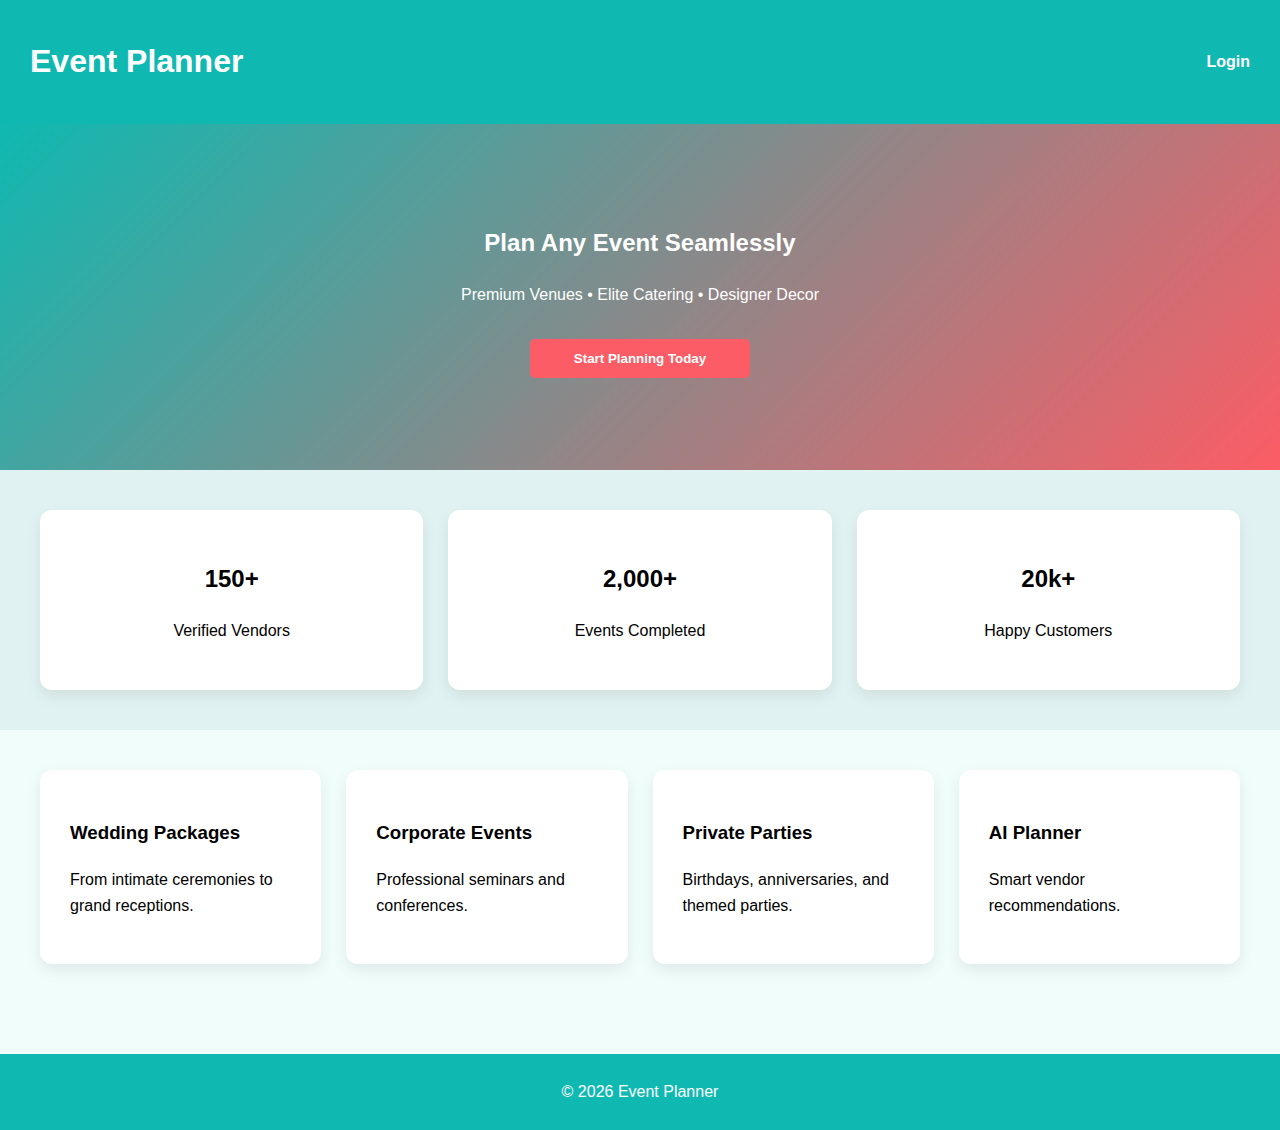
<file: index.html>
<!-- index.html -->
<!DOCTYPE html>
<html lang="en">
<head>
    <meta charset="UTF-8">
    <meta name="viewport" content="width=device-width, initial-scale=1.0">
    <title>Event Planner | Home</title>
    <link rel="stylesheet" href="style.css">
</head>
<body>

<header> 
    <h1>Event Planner</h1>
    <nav>
        <!-- BOTH go to role select -->
        <a href="role-select.html">Login</a>
    </nav>
</header>

<section class="hero">
    <div class="img">
        <h2>Plan Any Event Seamlessly</h2>
        <p>Premium Venues • Elite Catering • Designer Decor</p>
        <!-- CTA also goes to role select -->
        <a href="role-select.html">
            <button style="width:220px;margin-top:15px;cursor:pointer;">
                Start Planning Today
            </button>
        </a>
    </div>
</section>

<section class="features" style="background:#e0f2f1;text-align:center;">
    <div class="feature-card">
        <h2>150+</h2>
        <p>Verified Vendors</p>
    </div>
    <div class="feature-card">
        <h2>2,000+</h2>
        <p>Events Completed</p>
    </div>
    <div class="feature-card">
        <h2>20k+</h2>
        <p>Happy Customers</p>
    </div>
</section>

<section class="features">
    <div class="feature-card">
        <h3>Wedding Packages</h3>
        <p>From intimate ceremonies to grand receptions.</p>
    </div>
    <div class="feature-card">
        <h3>Corporate Events</h3>
        <p>Professional seminars and conferences.</p>
    </div>
    <div class="feature-card">
        <h3>Private Parties</h3>
        <p>Birthdays, anniversaries, and themed parties.</p>
    </div>
    <div class="feature-card">
        <h3>AI Planner</h3>
        <p>Smart vendor recommendations.</p>
    </div>
</section>

<footer>© 2026 Event Planner</footer>

</body>
</html>
</file>
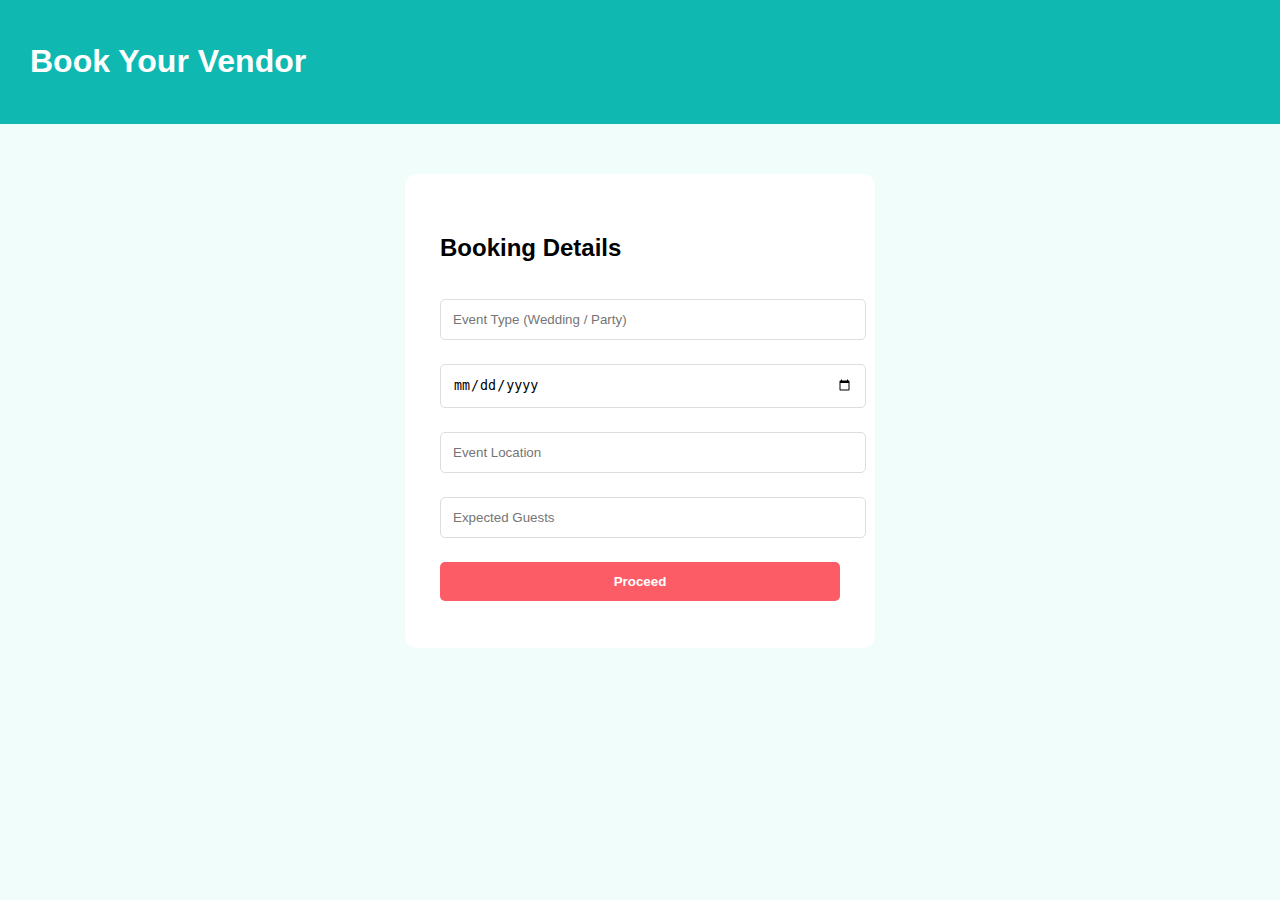
<file: book-vendor.html>
<!-- book-vendor.html -->
<!DOCTYPE html>
<html>
<head>
    <title>Book Vendor</title>
    <link rel="stylesheet" href="style.css">
</head>
<body>

<header>
    <h1>Book Your Vendor</h1>
</header>

<form onsubmit="return goToCustomerDetails()">
    <h2>Booking Details</h2>

    <input type="text" placeholder="Event Type (Wedding / Party)" required>
    <input type="date" required>
    <input type="text" placeholder="Event Location" required>
    <input type="number" placeholder="Expected Guests" required>

    <button type="submit">Proceed</button>
</form>

<script>
function goToCustomerDetails(){
    window.location.href = "customer-details.html";
    return false;
}
</script>

</body>
</html>
</file>
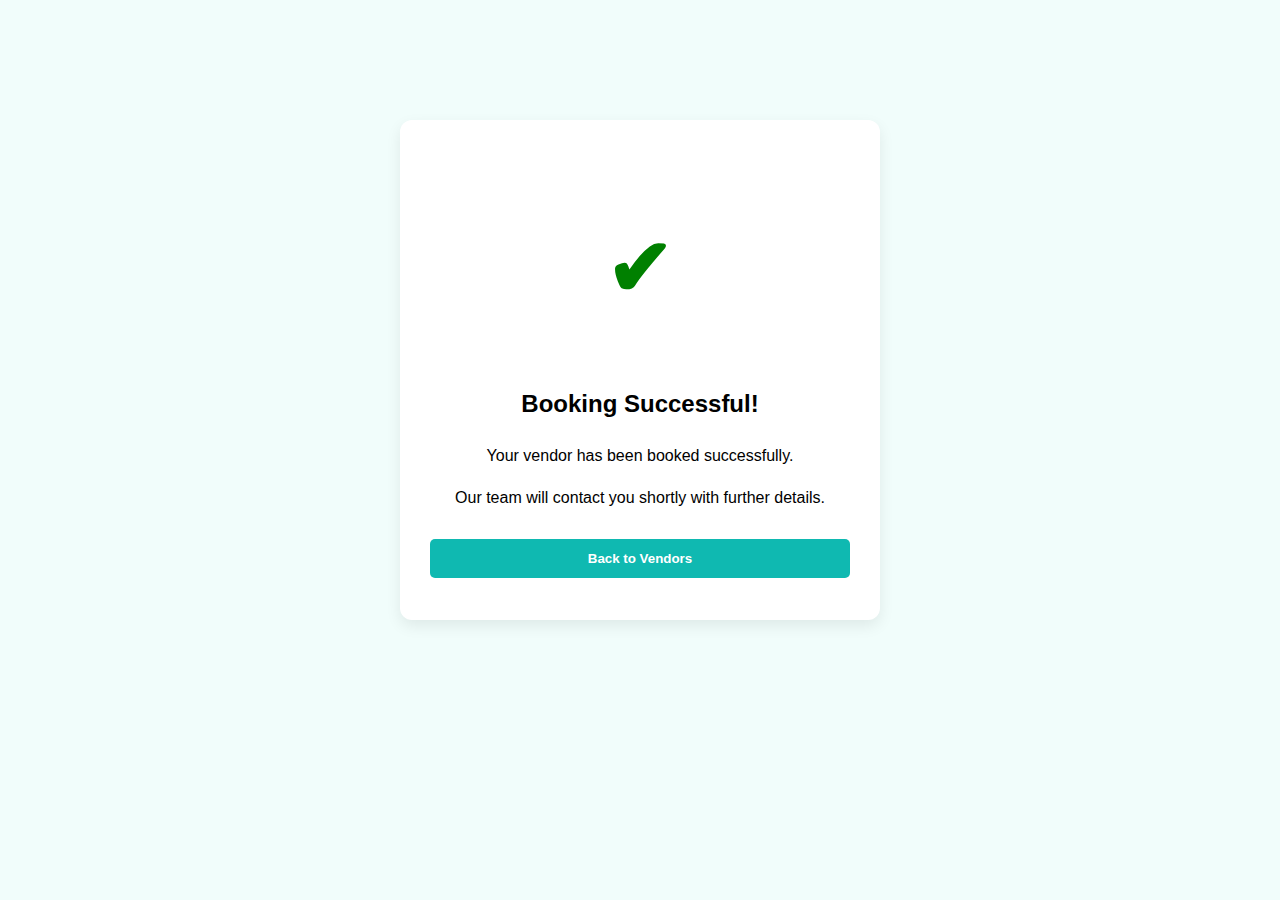
<file: booking-successful.html>
<!-- booking-success.html -->
<!DOCTYPE html>
<html>
<head>
    <title>Booking Successful</title>
    <link rel="stylesheet" href="style.css">
</head>
<body>

<div class="card" style="max-width:420px;margin:120px auto;text-align:center;">
    
    <h1 style="font-size:80px;color:green;">✔</h1>

    <h2>Booking Successful!</h2>
    <p>Your vendor has been booked successfully.</p>
    <p>Our team will contact you shortly with further details.</p>

    <button onclick="window.location.href='vendors.html'" style="background:#0FB9B1;">
        Back to Vendors
    </button>

</div>

</body>
</html>
</file>
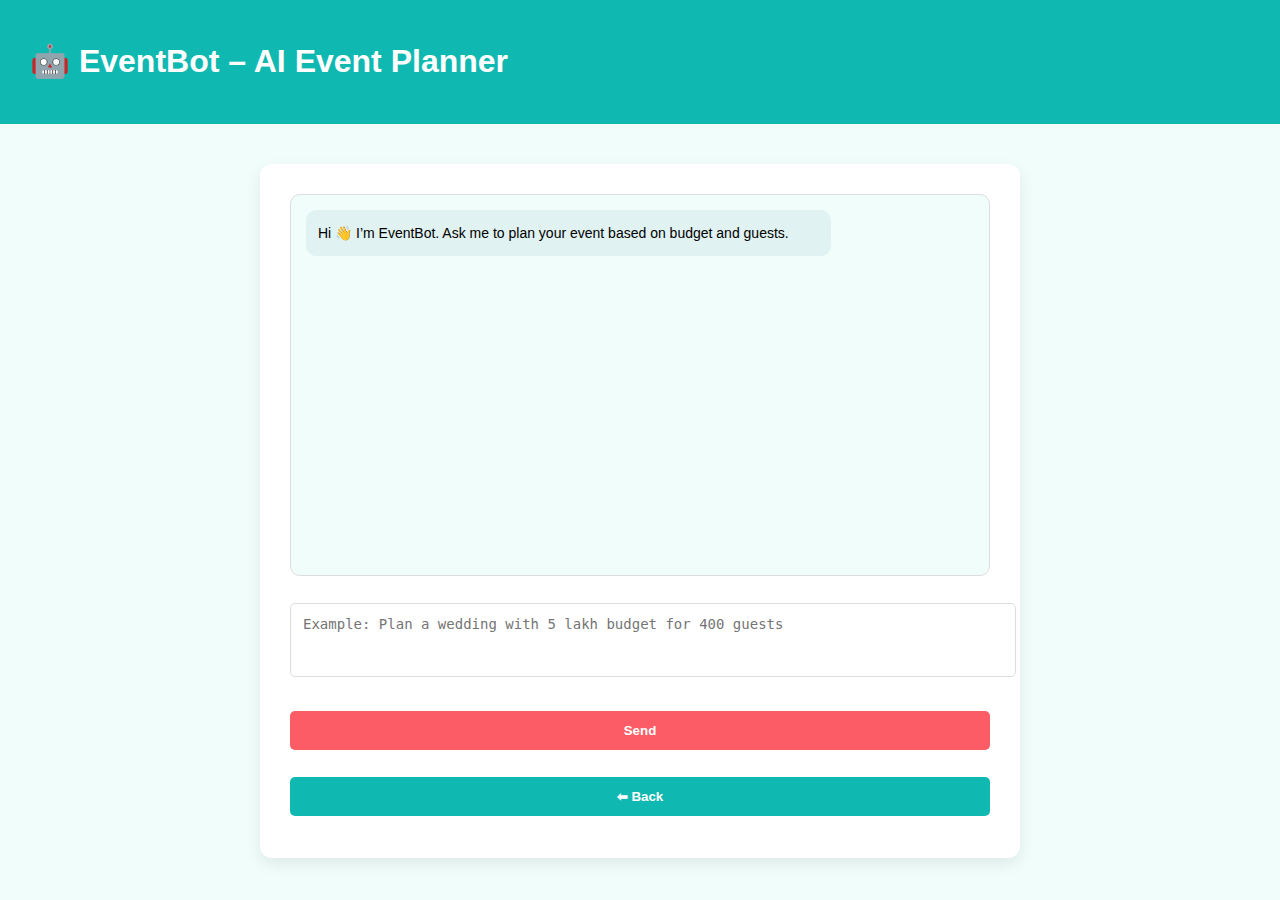
<file: chatbot.html>
<!DOCTYPE html>
<html>
<head>
    <title>EventBot – AI Planner</title>
    <link rel="stylesheet" href="style.css">
    <script src="chatbot.js"></script>
</head>
<body>

<header>
    <h1>🤖 EventBot – AI Event Planner</h1>
</header>

<div class="card" style="max-width:700px;margin:40px auto;">

    <div id="chat-body">
        <div class="bot">
            Hi 👋 I’m EventBot.  
            Ask me to plan your event based on budget and guests.
        </div>
    </div>

    <div id="chat-input">
        <textarea id="userMessage" rows="3"
            placeholder="Example: Plan a wedding with 5 lakh budget for 400 guests"></textarea>
        <button onclick="sendMessage()">Send</button>
    </div>

    <button onclick="history.back()" style="margin-top:15px;background:#0FB9B1;">
        ⬅ Back
    </button>

</div>

</body>
</html>
</file>
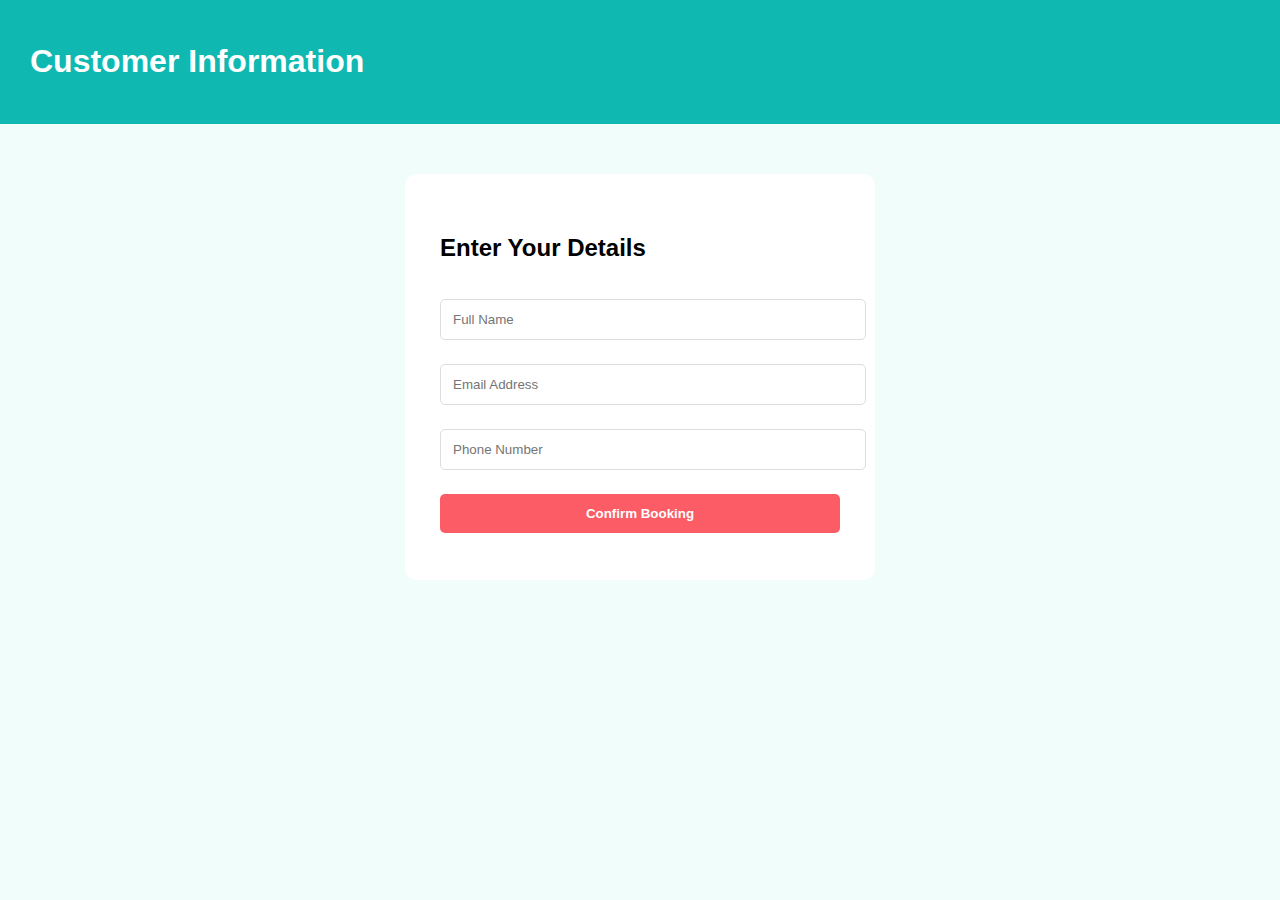
<file: customer-details.html>
<!DOCTYPE html>
<html>
<head>
    <title>Customer Details</title>
    <link rel="stylesheet" href="style.css">
</head>
<body>

<header>
    <h1>Customer Information</h1>
</header>

<form id="bookingForm">
    <h2>Enter Your Details</h2>

    <input type="text" placeholder="Full Name" required>
    <input type="email" placeholder="Email Address" required>
    <input type="text" placeholder="Phone Number" required>

    <button type="submit">Confirm Booking</button>
</form>

<script>
document.getElementById("bookingForm").addEventListener("submit", function(e){
    e.preventDefault();   // STOP page refresh
    window.location.href = "booking-successful.html";
});
</script>

</body>
</html>
</file>
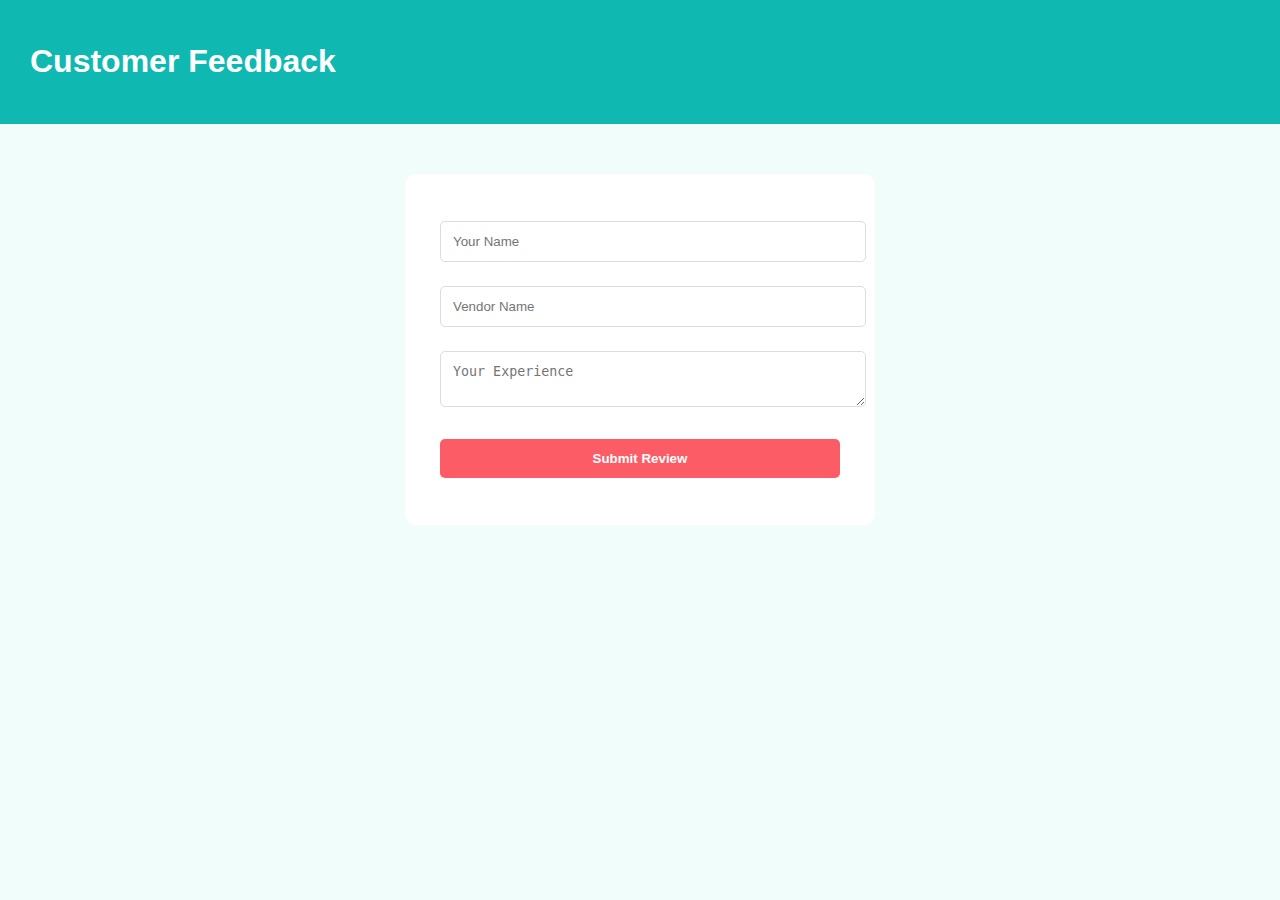
<file: customer-feedback.html>
<!-- customer-feedback.html -->
<!DOCTYPE html>
<html>
<head>
    <title>Submit Feedback</title>
    <link rel="stylesheet" href="style.css">
</head>
<body>

<header>
    <h1>Customer Feedback</h1>
</header>

<form onsubmit="return reviewSuccess()">
    <input type="text" placeholder="Your Name" required>
    <input type="text" placeholder="Vendor Name" required>
    <textarea placeholder="Your Experience" required></textarea>
    <button type="submit">Submit Review</button>
</form>

<script>
function reviewSuccess(){
    window.location.href = "review-success.html";
    return false;
}
</script>

</body>
</html>
</file>
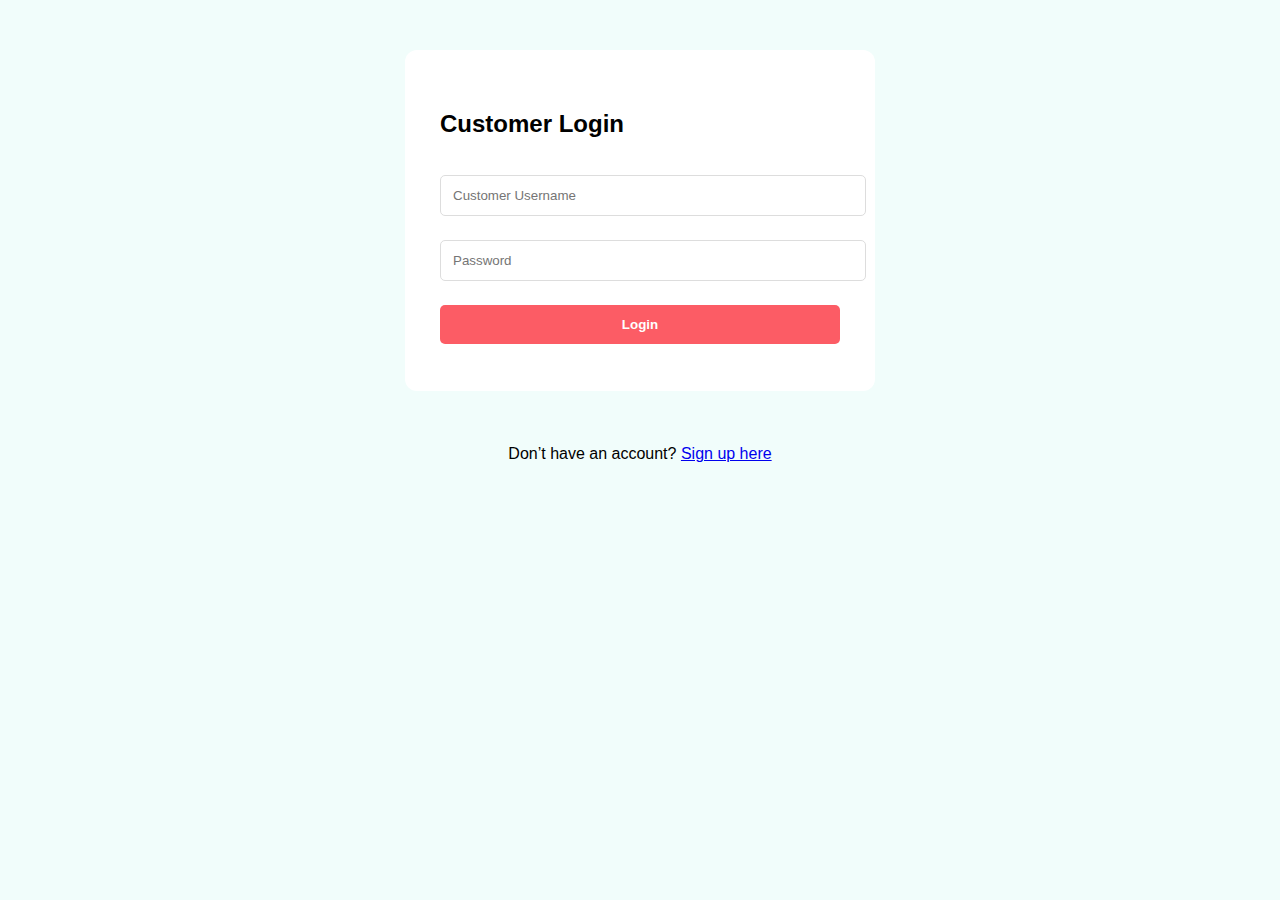
<file: customer-login.html>
<!-- customer-login.html -->
<!DOCTYPE html>
<html>
<head>
    <title>Customer Login</title>
    <link rel="stylesheet" href="style.css">
    <script src="script.js"></script>
</head>
<body>
<form onsubmit="return customerLogin()">
    <h2>Customer Login</h2>
    <input type="text" placeholder="Customer Username" required>
    <input type="password" placeholder="Password" required>
    <button type="submit">Login</button>
</form>
<!-- UPDATE vendor-login.html (ADD this below the button) -->
<p style="text-align:center;margin-top:15px;">
    Don’t have an account?
    <a href="vendor-signup.html">Sign up here</a>
</p>

</body>
</html>
</file>
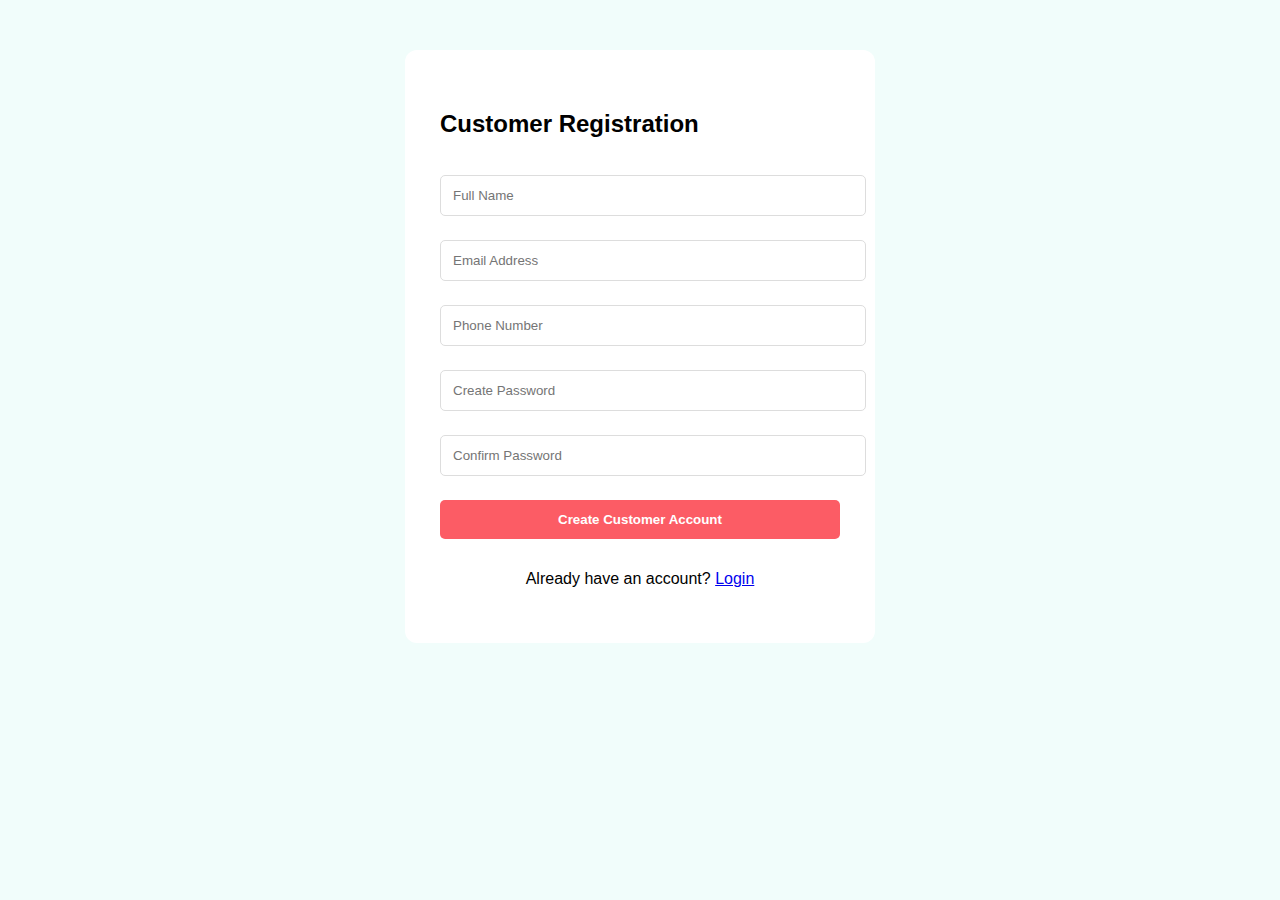
<file: customer-signup.html>
<!-- customer-signup.html -->
<!DOCTYPE html>
<html>
<head>
    <title>Customer Signup</title>
    <link rel="stylesheet" href="style.css">
    <script src="script.js"></script>
</head>
<body>

<form onsubmit="return customerSignup()">
    <h2>Customer Registration</h2>

    <input type="text" placeholder="Full Name" required>
    <input type="email" placeholder="Email Address" required>
    <input type="text" placeholder="Phone Number" required>
    <input type="password" placeholder="Create Password" required>
    <input type="password" placeholder="Confirm Password" required>

    <button type="submit">Create Customer Account</button>

    <p style="text-align:center;margin-top:15px;">
        Already have an account?
        <a href="customer-login.html">Login</a>
    </p>
</form>

</body>
</html>
</file>
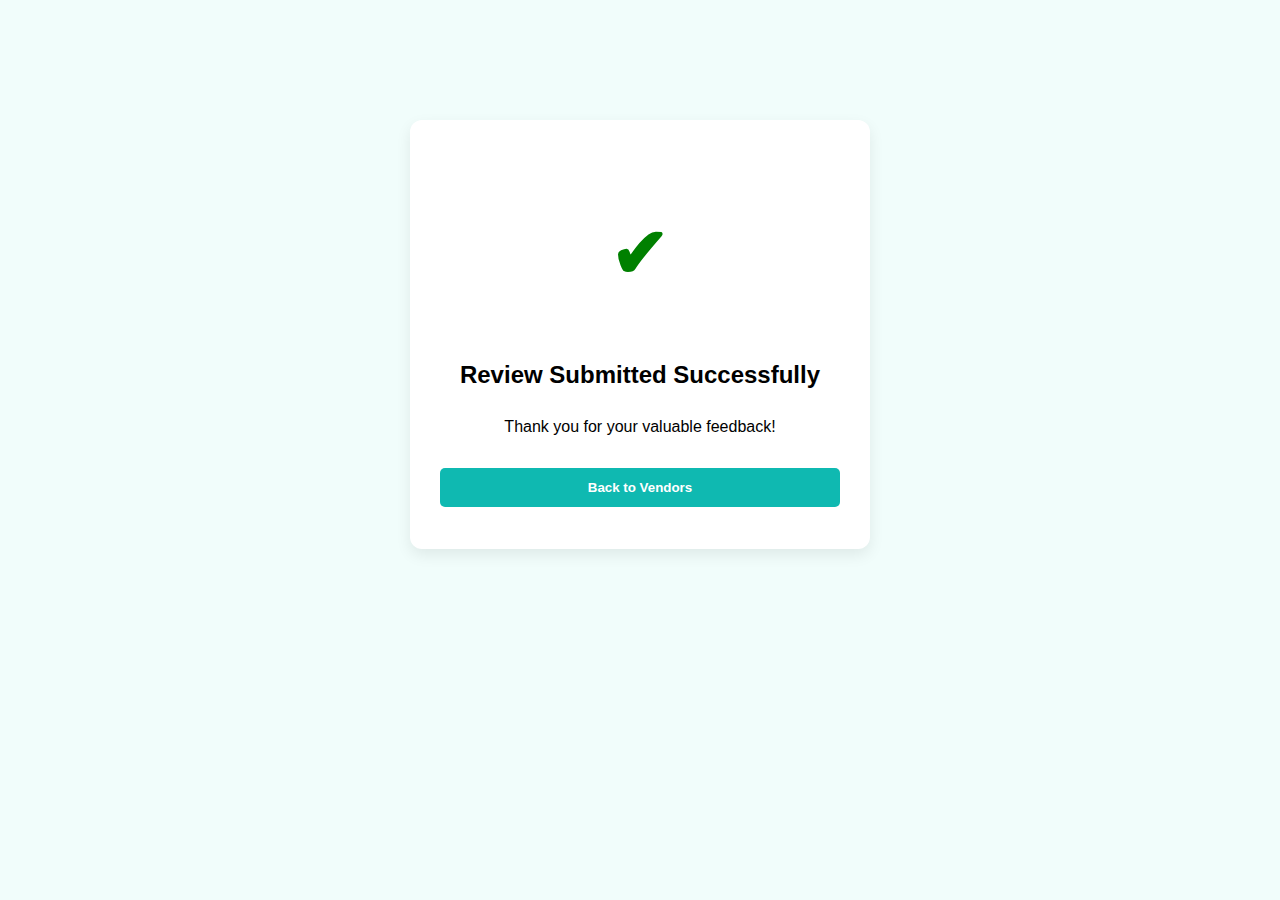
<file: review-success.html>
<!-- review-success.html -->
<!DOCTYPE html>
<html>
<head>
    <title>Review Submitted</title>
    <link rel="stylesheet" href="style.css">
</head>
<body>

<div class="card" style="max-width:400px;margin:120px auto;text-align:center;">
    <h1 style="font-size:70px;color:green;">✔</h1>
    <h2>Review Submitted Successfully</h2>
    <p>Thank you for your valuable feedback!</p>

    <button onclick="window.location.href='vendors.html'" style="background:#0FB9B1;">
        Back to Vendors
    </button>
</div>

</body>
</html>
</file>
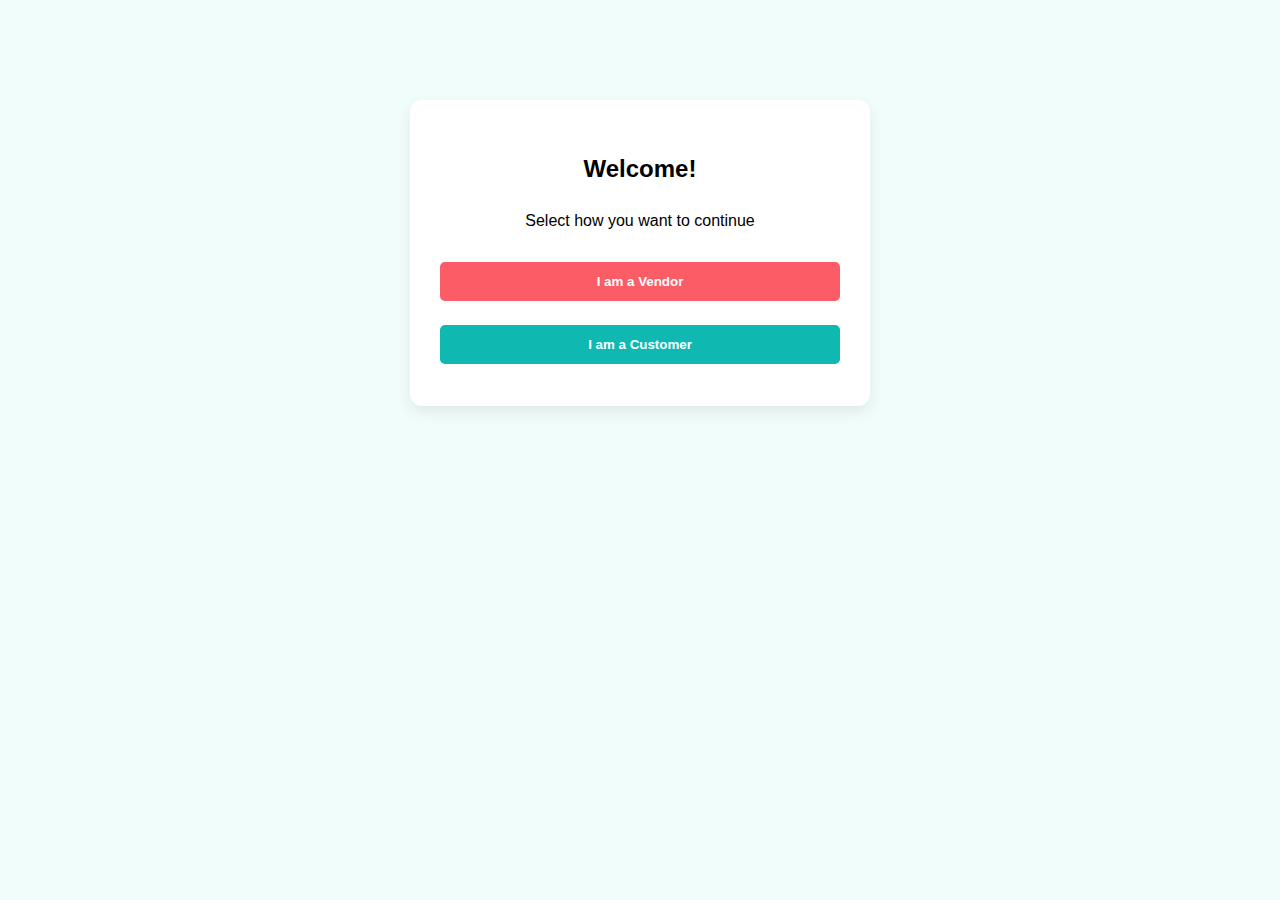
<file: role-select.html>
<!DOCTYPE html>
<html>
<head>
    <title>Select Role</title>
    <link rel="stylesheet" href="style.css">
    <script src="script.js"></script>
</head>
<body>

<div class="card" style="max-width:400px;margin:100px auto;text-align:center;">
    <h2>Welcome!</h2>
    <p>Select how you want to continue</p>

    <!-- MUST match JS function names -->
    <button onclick="goVendorLogin()">I am a Vendor</button>
    <button onclick="goCustomerLogin()" style="background:#0FB9B1;">
        I am a Customer
    </button>
</div>

</body>
</html>
</file>
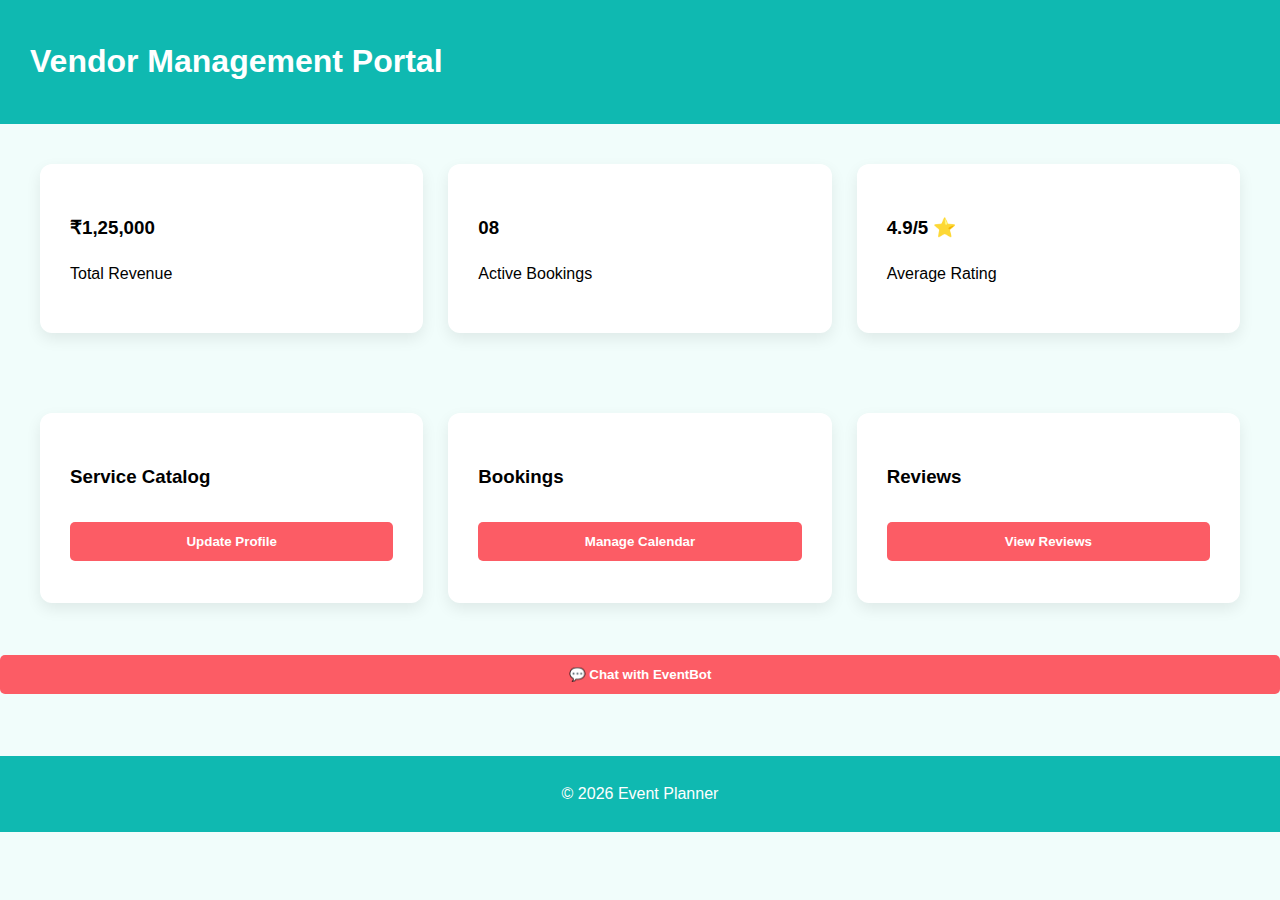
<file: vendor-dashboard.html>
<!DOCTYPE html>
<html>
<head>
<title>Vendor Dashboard</title>
<link rel="stylesheet" href="style.css">
<script src="script.js"></script>
</head>
<body>
<header><h1>Vendor Management Portal</h1></header>

<section class="features">
<div class="feature-card"><h3>₹1,25,000</h3><p>Total Revenue</p></div>
<div class="feature-card"><h3>08</h3><p>Active Bookings</p></div>
<div class="feature-card"><h3>4.9/5 ⭐</h3><p>Average Rating</p></div>
</section>

<section class="features">
<div class="feature-card"><h3>Service Catalog</h3><button>Update Profile</button></div>
<div class="feature-card"><h3>Bookings</h3><button>Manage Calendar</button></div>
<div class="feature-card"><h3>Reviews</h3><button onclick="vendorFeedback()">View Reviews</button></div>
</section>
<!-- ADD this button inside vendor-dashboard.html -->
<button onclick="window.location.href='chatbot.html'">
    💬 Chat with EventBot
</button>


<footer>© 2026 Event Planner</footer>
</body>
</html>
</file>
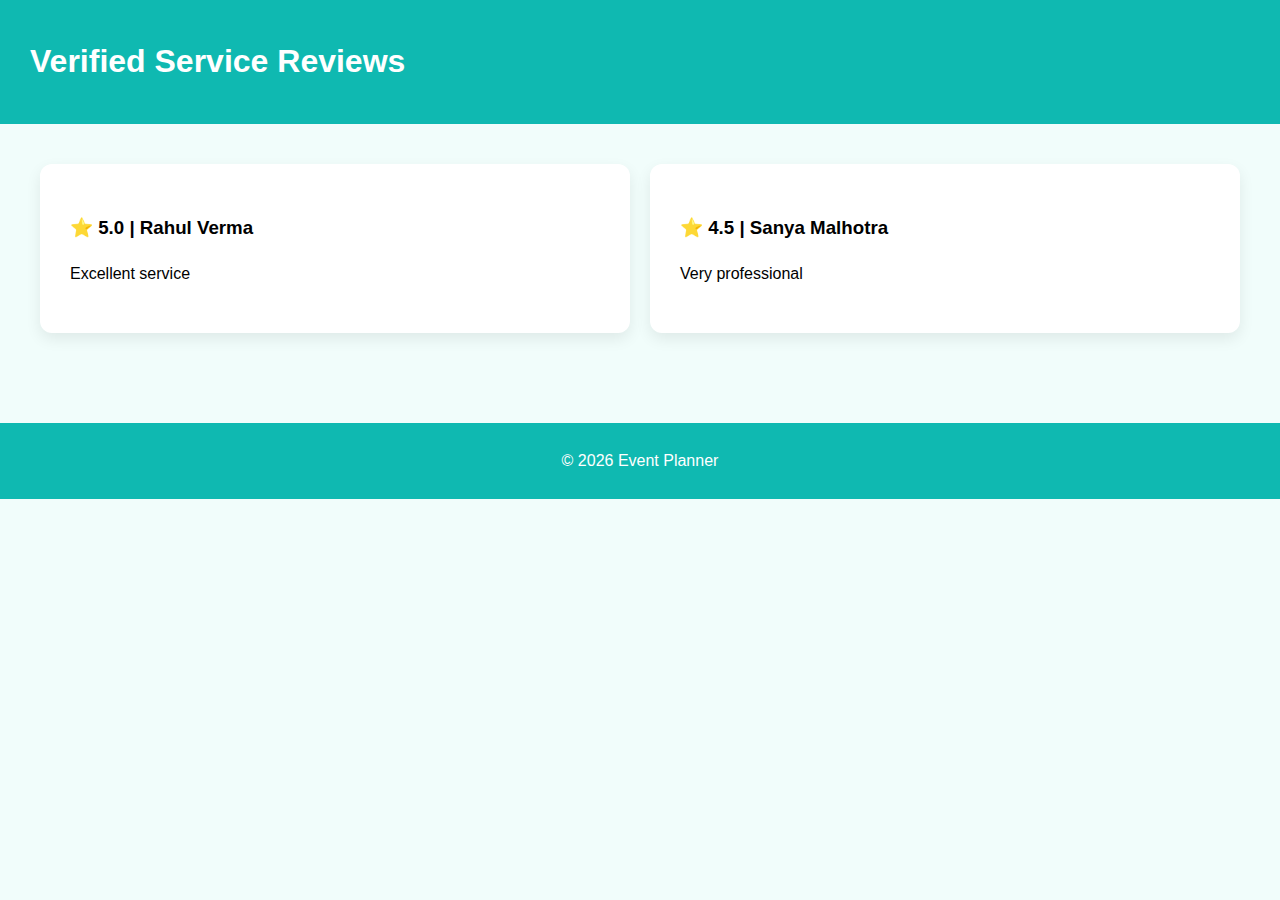
<file: vendor-feedback.html>
<!DOCTYPE html>
<html>
<head>
<title>Vendor Feedback</title>
<link rel="stylesheet" href="style.css">
</head>
<body>
<header><h1>Verified Service Reviews</h1></header>
<div class="card-container">
<div class="card"><h3>⭐ 5.0 | Rahul Verma</h3><p>Excellent service</p></div>
<div class="card"><h3>⭐ 4.5 | Sanya Malhotra</h3><p>Very professional</p></div>
</div>
<footer>© 2026 Event Planner</footer>
</body>
</html>
</file>
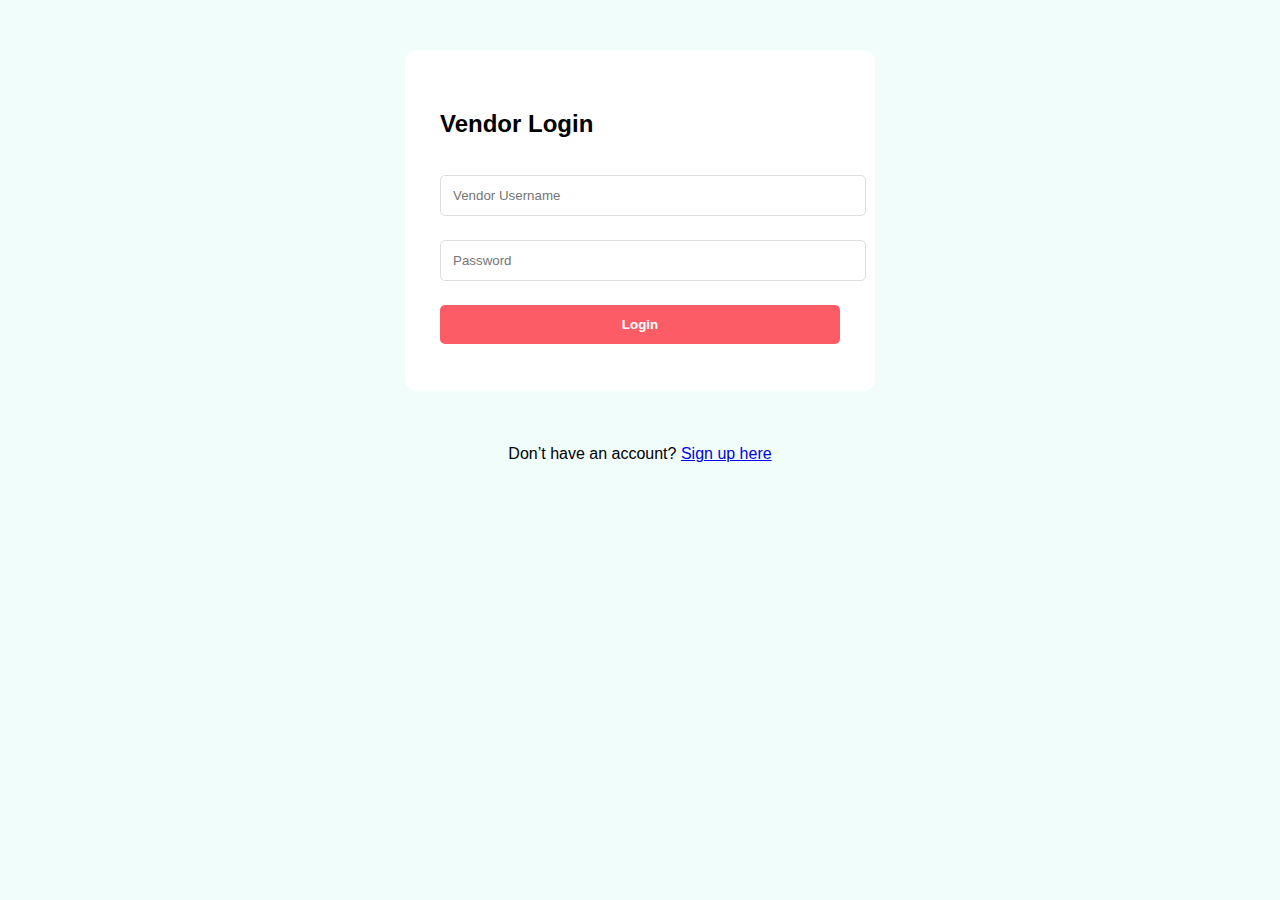
<file: vendor-login.html>
<!-- vendor-login.html -->
<!DOCTYPE html>
<html>
<head>
    <title>Vendor Login</title>
    <link rel="stylesheet" href="style.css">
    <script src="script.js"></script>
</head>
<body>
<form onsubmit="return vendorLogin()">
    <h2>Vendor Login</h2>
    <input type="text" placeholder="Vendor Username" required>
    <input type="password" placeholder="Password" required>
    <button type="submit">Login</button>
</form>
<!-- UPDATE vendor-login.html (ADD this below the button) -->
<p style="text-align:center;margin-top:15px;">
    Don’t have an account?
    <a href="vendor-signup.html">Sign up here</a>
</p>

</body>
</html>
</file>
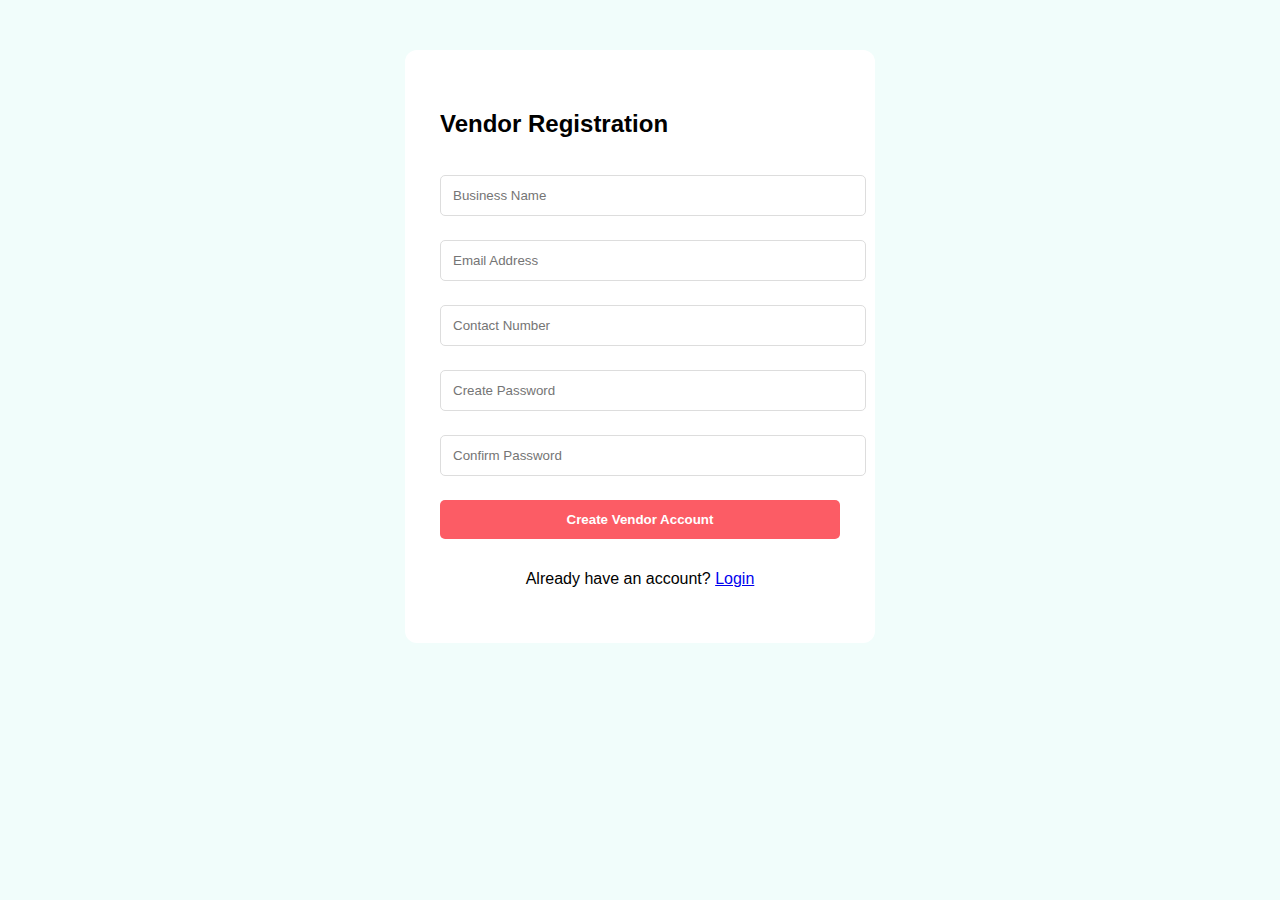
<file: vendor-signup.html>
<!-- vendor-signup.html -->
<!DOCTYPE html>
<html>
<head>
    <title>Vendor Signup</title>
    <link rel="stylesheet" href="style.css">
    <script src="script.js"></script>
</head>
<body>

<form onsubmit="return vendorSignup()">
    <h2>Vendor Registration</h2>

    <input type="text" placeholder="Business Name" required>
    <input type="email" placeholder="Email Address" required>
    <input type="text" placeholder="Contact Number" required>
    <input type="password" placeholder="Create Password" required>
    <input type="password" placeholder="Confirm Password" required>

    <button type="submit">Create Vendor Account</button>

    <p style="text-align:center;margin-top:15px;">
        Already have an account?
        <a href="vendor-login.html">Login</a>
    </p>
</form>

</body>
</html>
</file>
<file: style.css>
/* EXISTING STYLES */
body{
    font-family:'Segoe UI',Arial;
    background:#F1FDFB;
    margin:0;
    line-height:1.6
}
header{
    background:#0FB9B1;
    color:white;
    padding:15px 30px;
    display:flex;
    justify-content:space-between;
    align-items:center
}
nav a{
    color:white;
    margin-left:20px;
    font-weight:bold;
    text-decoration:none
}
.hero{
    padding:80px 20px;
    text-align:center;
    background:linear-gradient(135deg,#0FB9B1,#FC5C65);
    color:white
}

.features{
    display:grid;
    grid-template-columns:repeat(auto-fit,minmax(250px,1fr));
    gap:25px;
    padding:40px
}
.feature-card,.card{
    background:white;
    padding:30px;
    border-radius:12px;
    box-shadow:0 6px 15px rgba(0,0,0,0.08)
}
.card-container{
    display:grid;
    grid-template-columns:repeat(auto-fit,minmax(300px,1fr));
    gap:20px;
    padding:40px
}
form{
    max-width:400px;
    margin:50px auto;
    background:white;
    padding:35px;
    border-radius:12px
}
input,textarea,button{
    width:100%;
    margin:12px 0;
    padding:12px;
    border:1px solid #ddd;
    border-radius:5px
}
button{
    background:#FC5C65;
    border:none;
    color:white;
    font-weight:bold;
    cursor:pointer
}
footer{
    text-align:center;
    padding:25px;
    background:#0FB9B1;
    color:white;
    margin-top:50px
}

/* ============================= */
/* CHATBOT PAGE STYLES (ADDED) */
/* ============================= */

.bot{
    background:#e0f2f1;
    padding:12px;
    margin-bottom:10px;
    border-radius:10px;
    max-width:75%;
    font-size:14px
}

.user{
    background:#FC5C65;
    color:white;
    padding:12px;
    margin-bottom:10px;
    border-radius:10px;
    max-width:75%;
    margin-left:auto;
    text-align:right;
    font-size:14px
}

#chat-body{
    border:1px solid #ddd;
}

#chat-body::-webkit-scrollbar{
    width:6px;
}

#chat-body::-webkit-scrollbar-thumb{
    background:#0FB9B1;
    border-radius:10px;
}

/* ADD / REPLACE chatbot styles in style.css */

/* Chat area */
#chat-body{
   
    height:350px;
    overflow-y:auto;
    background:#F1FDFB;
    padding:15px;
    border-radius:10px;
    border:1px solid #ddd;
    margin-bottom:15px;
    display: flex;
    flex-direction: column;
}

/* Messages */
.bot{
    
    
    background:#e0f2f1;
    padding:12px;
    margin-bottom:10px;
    border-radius:10px;
    max-width:75%;
    font-size:14px;
}

.user {
    background: #FC5C65;
    color: white;
    padding: 12px;
    margin-bottom: 10px;
    border-radius: 10px;
    max-width: 75%;

    margin-left: auto;   
    margin-right: 0;

    text-align: left;
    font-size: 14px;

    white-space: normal;
    overflow-wrap: anywhere;
    word-break: break-word;

    display: inline-block;
}

/* Input section */
#chat-input{
    display:flex;
    flex-direction:column;
    gap:10px;
}

#chat-input textarea{
    resize:none;
    font-size:14px;
}
</file>
